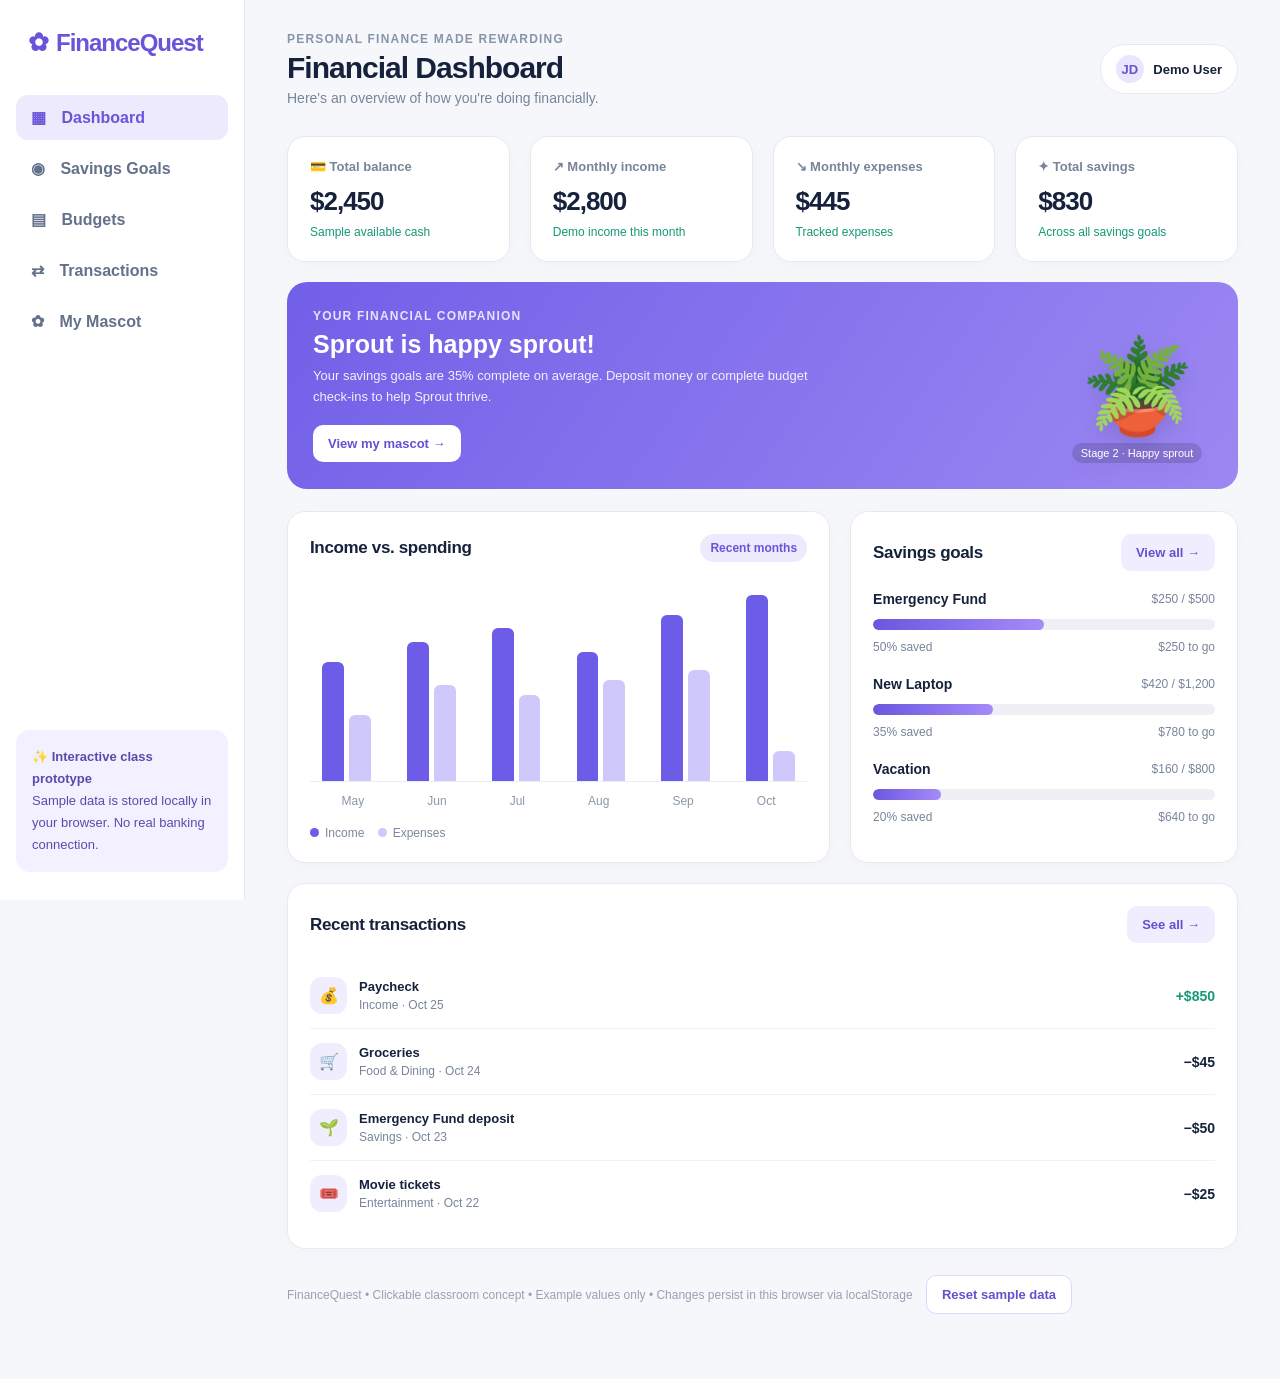
<file: financequest/preview.html>
<!doctype html>
<html lang="en"><head><meta charset="utf-8"><meta name="viewport" content="width=device-width,initial-scale=1"><title>FinanceQuest | Interactive Prototype</title>
<link rel="stylesheet" href="static/css/styles.css"></head><body><div class="app"><aside class="sidebar"><div class="brand"><span>✿</span>FinanceQuest</div><nav class="nav" id="nav"><button data-page="dashboard" class="active"><span>▦</span> Dashboard</button><button data-page="savings"><span>◉</span> Savings Goals</button><button data-page="budgets"><span>▤</span> Budgets</button><button data-page="transactions"><span>⇄</span> Transactions</button><button data-page="mascot"><span>✿</span> My Mascot</button></nav><div class="sidefoot">✨ <b>Interactive class prototype</b><br>Sample data is stored locally in your browser. No real banking connection.</div></aside><main class="content"><header class="top"><div><div class="eyebrow">Personal finance made rewarding</div><h1 id="title">Financial Dashboard</h1><p class="sub" id="subtitle">Here's an overview of how you're doing financially.</p></div><div class="profile"><i>JD</i> Demo User</div></header><div class="notice" id="notice"></div>
<section class="page active" id="dashboard"><div class="grid stats"><div class="card stat"><h4>💳 Total balance</h4><div class="num" id="stat-balance"></div><small>Sample available cash</small></div><div class="card stat"><h4>↗ Monthly income</h4><div class="num" id="stat-income"></div><small>Demo income this month</small></div><div class="card stat"><h4>↘ Monthly expenses</h4><div class="num" id="stat-expenses"></div><small>Tracked expenses</small></div><div class="card stat"><h4>✦ Total savings</h4><div class="num" id="stat-savings"></div><small>Across all savings goals</small></div></div><div class="space"></div><div class="hero"><div><div class="eyebrow" style="color:#e7e3ff">Your financial companion</div><h2 id="hero-title">Meet Sprout, your mascot!</h2><p id="hero-desc">Every savings deposit and smart budget decision helps your mascot thrive. Your progress is its progress.</p><button class="btn" style="background:white;color:#6451cf;margin-top:17px" data-goto="mascot">View my mascot →</button></div><div id="hero-mascot"></div></div><div class="grid two"><div class="card"><div class="cardhead"><h3>Income vs. spending</h3><span class="pill">Recent months</span></div><div class="bars" id="chart"></div><div class="axis"><span>May</span><span>Jun</span><span>Jul</span><span>Aug</span><span>Sep</span><span>Oct</span></div><div class="legend"><span class="dot" style="background:#6c5ce7"></span>Income &nbsp;&nbsp; <span class="dot" style="background:#cfc8fa"></span>Expenses</div></div><div class="card"><div class="cardhead"><h3>Savings goals</h3><button class="btn secondary" data-goto="savings">View all →</button></div><div id="dash-goals"></div></div></div><div class="space"></div><div class="card"><div class="cardhead"><h3>Recent transactions</h3><button class="btn secondary" data-goto="transactions">See all →</button></div><div id="dash-tx" class="txlist"></div></div></section>
<section class="page" id="savings"><div class="hero"><div><div class="eyebrow" style="color:#e7e3ff">Grow your future</div><h2>Turn savings into growth 🌱</h2><p>Choose a goal, enter a deposit, and watch your one mascot grow as your savings progress increases.</p></div><div id="savings-mascot"></div></div><div class="grid two"><div class="card"><div class="cardhead"><h3>My savings goals</h3><span class="pill" id="goal-count"></span></div><div id="savings-goals"></div></div><div class="card"><h3>Deposit into a goal</h3><p class="sectiondesc" style="margin:10px 0 20px">Try adding $50 to see your goal and mascot update.</p><div class="formrow"><select class="field wide" id="deposit-goal"></select><input class="field" type="number" min="1" step="1" id="deposit-amount" value="50" style="width:100px"><button class="btn" id="deposit-button">Add deposit</button></div><hr style="border:0;border-top:1px solid #eef0f4;margin:23px 0"><h3>Create a new goal</h3><p class="sectiondesc" style="margin:10px 0 18px">Create as many goals as you like.</p><div class="formrow"><input class="field wide" id="new-goal-name" placeholder="Goal name (e.g., Vacation)"><input class="field" type="number" min="1" id="new-goal-target" placeholder="Target $" style="width:115px"><button class="btn secondary" id="new-goal-button">Create</button></div></div></div></section>
<section class="page" id="budgets"><div class="grid stats"><div class="card stat"><h4>Monthly budget limit</h4><div class="num" id="budget-limit"></div><small>Across categories</small></div><div class="card stat"><h4>Monthly spent</h4><div class="num" id="budget-spent"></div><small>Recorded spending</small></div><div class="card stat"><h4>Remaining budget</h4><div class="num" id="budget-remain"></div><small>Before reaching limits</small></div><div class="card stat"><h4>Mascot budget XP</h4><div class="num" id="budget-xp"></div><small>Earned from budget check-ins</small></div></div><div class="space"></div><div class="grid two"><div class="card"><div class="cardhead"><h3>Budget by category</h3><span class="pill">October demo</span></div><div id="budget-list"></div></div><div class="card"><h3>Record an expense</h3><p class="sectiondesc" style="margin:10px 0 20px">Expenses automatically update the dashboard and transactions.</p><div class="formrow"><select class="field wide" id="expense-category"></select><input class="field" type="number" min="1" step="1" id="expense-amount" value="20" style="width:100px"><button class="btn" id="expense-button">Add expense</button></div><hr style="border:0;border-top:1px solid #eef0f4;margin:23px 0"><h3>Daily good-habit check-in</h3><p class="sectiondesc" style="margin:10px 0 17px">If you stayed within your spending plan today, check in to earn 10 mascot XP. One demo check-in per calendar day.</p><button class="btn secondary" id="checkin-button">✓ Stayed on budget today</button><p id="checkin-status" class="empty"></p></div></div></section>
<section class="page" id="transactions"><div class="card"><div class="cardhead"><h3>Transaction history</h3><div class="filter" id="filters"><button data-filter="all" class="active">All</button><button data-filter="income">Income</button><button data-filter="expense">Expenses</button><button data-filter="saving">Savings</button></div></div><div class="txlist" id="all-tx"></div></div></section>
<section class="page" id="mascot"><div class="grid two"><div class="card"><div class="cardhead"><h3>My companion</h3><span class="pill" id="mascot-level"></span></div><div class="stagebox"><div id="big-mascot"></div><h2 id="mascot-name-display">Sprout</h2><p class="sub" id="mascot-stage"></p></div><div class="space"></div><div class="goalrow"><strong>Growth from saving</strong><strong id="growth-percentage"></strong></div><div class="progress"><div class="fill greenfill" id="growth-bar"></div></div><div class="goalmeta"><span>Growth improves as you save</span><span id="xp-info"></span></div></div><div class="card"><h3>Customize your mascot</h3><p class="sectiondesc" style="margin:10px 0 20px">Your group can expand customization during implementation.</p><label for="mascot-name" class="empty">Mascot name</label><div class="formrow" style="margin-top:8px"><input class="field wide" id="mascot-name" maxlength="20" placeholder="Sprout"><button class="btn" id="name-button">Save name</button></div><hr style="border:0;border-top:1px solid #eef0f4;margin:23px 0"><h3>Milestones & achievements</h3><div class="space"></div><div class="achievements" id="achievements"></div></div></div><div class="space"></div><div class="card"><div class="cardhead"><h3>How mascot growth works</h3><span class="pill">Prototype rules</span></div><p class="sub" style="line-height:1.9">This is one customizable mascot. Its <b>growth stage</b> is tied to the total percentage saved toward all goals, while <b>budget XP</b> rewards daily responsible-spending check-ins. Spending money does not instantly shrink your mascot. This gives your team a simple, positive approach to gamification to demonstrate to your professor.</p></div></section>
<footer>FinanceQuest • Clickable classroom concept • Example values only • Changes persist in this browser via localStorage <button class="btn ghost" style="margin-left:10px" id="reset-button">Reset sample data</button></footer></main></div>
<script src="static/js/app.js"></script></body></html>
</file>
<file: financequest/static/css/styles.css>
/* FinanceQuest original prototype styles, extracted for team development. */

:root {
    --bg: #f5f7fb;
    --ink: #16213c;
    --muted: #78849a;
    --line: #e5eaf1;
    --violet: #6855d9;
    --green: #159875;
    --red: #d85f69;
    --card: #fff
}

* {
    box-sizing: border-box
}

body {
    margin: 0;
    font-family: Inter, ui-sans-serif, -apple-system, BlinkMacSystemFont, "Segoe UI", sans-serif;
    background: var(--bg);
    color: var(--ink)
}

button,
input,
select {
    font: inherit
}

button {
    cursor: pointer
}

.app {
    display: flex;
    min-height: 100vh
}

.sidebar {
    width: 245px;
    background: white;
    border-right: 1px solid var(--line);
    padding: 28px 16px;
    position: sticky;
    top: 0;
    height: 100vh;
    flex-shrink: 0;
    display: flex;
    flex-direction: column
}

.brand {
    font-size: 24px;
    font-weight: 850;
    letter-spacing: -1px;
    margin: 0 12px 38px;
    color: var(--violet)
}

.brand span {
    font-size: 25px;
    margin-right: 8px
}

.nav {
    display: grid;
    gap: 6px
}

.nav button {
    border: 0;
    background: transparent;
    color: #64718b;
    text-align: left;
    padding: 13px 15px;
    border-radius: 12px;
    font-weight: 650
}

.nav button.active {
    background: #edeafd;
    color: var(--violet)
}

.nav button:hover {
    background: #f4f2ff
}

.nav button span {
    margin-right: 11px
}

.sidefoot {
    margin-top: auto;
    background: #f3f0ff;
    border-radius: 14px;
    padding: 16px;
    color: #5c4aab;
    font-size: 13px;
    line-height: 1.7
}

.content {
    max-width: 1340px;
    width: 100%;
    margin: auto;
    padding: 32px 42px 65px
}

.top {
    display: flex;
    justify-content: space-between;
    gap: 12px;
    align-items: center;
    margin-bottom: 30px
}

.eyebrow {
    color: #8895a9;
    font-size: 12px;
    font-weight: 750;
    letter-spacing: .1em;
    text-transform: uppercase
}

.top h1 {
    font-size: 30px;
    letter-spacing: -1px;
    margin: 5px 0
}

.sub {
    color: var(--muted);
    margin: 5px 0 0;
    font-size: 14px
}

.profile {
    background: white;
    border: 1px solid var(--line);
    border-radius: 40px;
    padding: 10px 15px;
    font-size: 13px;
    font-weight: 700
}

.profile i {
    display: inline-flex;
    background: #ece5ff;
    color: #6554cf;
    border-radius: 50%;
    width: 28px;
    height: 28px;
    align-items: center;
    justify-content: center;
    font-style: normal;
    margin-right: 6px
}

.grid {
    display: grid;
    gap: 20px
}

.stats {
    grid-template-columns: repeat(4, minmax(0, 1fr))
}

.two {
    grid-template-columns: 1.4fr 1fr
}

.half {
    grid-template-columns: 1fr 1fr
}

.card {
    background: white;
    border: 1px solid var(--line);
    border-radius: 18px;
    padding: 22px;
    box-shadow: 0 3px 20px rgba(35, 47, 76, .025)
}

.stat h4 {
    margin: 0 0 12px;
    font-size: 13px;
    color: var(--muted);
    font-weight: 650
}

.stat .num {
    font-size: 26px;
    font-weight: 850;
    letter-spacing: -1px
}

.stat small {
    display: block;
    margin-top: 8px;
    color: var(--green);
    font-size: 12px
}

.cardhead {
    display: flex;
    justify-content: space-between;
    align-items: center;
    gap: 10px;
    margin-bottom: 20px
}

.cardhead h3,
.card h3 {
    margin: 0;
    font-size: 17px;
    letter-spacing: -.35px
}

.pill {
    font-size: 12px;
    color: var(--violet);
    background: #eeeafd;
    padding: 7px 10px;
    border-radius: 30px;
    font-weight: 700
}

.bars {
    height: 200px;
    display: flex;
    align-items: end;
    gap: 12px;
    border-bottom: 1px solid #e9edf4;
    padding-bottom: 0
}

.barpair {
    flex: 1;
    height: 100%;
    display: flex;
    align-items: end;
    justify-content: center;
    gap: 5px
}

.bar {
    width: 30%;
    border-radius: 6px 6px 0 0;
    min-height: 3px
}

.b1 {
    background: #6c5ce7
}

.b2 {
    background: #cfc8fa
}

.axis {
    display: flex;
    justify-content: space-around;
    color: #8b97a9;
    font-size: 12px;
    margin-top: 12px
}

.legend {
    font-size: 12px;
    color: #7b879c;
    margin-top: 18px
}

.dot {
    display: inline-block;
    width: 9px;
    height: 9px;
    border-radius: 100%;
    margin-right: 6px
}

.goalrow,
.budgetrow,
.transaction {
    display: flex;
    justify-content: space-between;
    align-items: center;
    gap: 12px
}

.goalrow {
    margin-bottom: 12px
}

.goalrow strong {
    font-size: 14px
}

.goalrow small {
    color: var(--muted);
    font-size: 12px
}

.progress {
    height: 11px;
    border-radius: 10px;
    background: #eef0f5;
    overflow: hidden;
    margin: 10px 0
}

.fill {
    height: 100%;
    border-radius: 10px;
    background: linear-gradient(90deg, #6b57df, #a58bf9);
    transition: width .35s
}

.greenfill {
    background: linear-gradient(90deg, #159875, #56cba5)
}

.goalcard {
    margin-bottom: 22px
}

.goalcard:last-child {
    margin-bottom: 0
}

.goalmeta {
    font-size: 12px;
    color: var(--muted);
    display: flex;
    justify-content: space-between
}

.btn {
    border: 0;
    border-radius: 10px;
    background: var(--violet);
    color: white;
    padding: 11px 15px;
    font-weight: 700;
    font-size: 13px
}

.btn:hover {
    filter: brightness(.95)
}

.btn.secondary {
    background: #f0edff;
    color: #6551cc
}

.btn.ghost {
    background: white;
    color: #6551cc;
    border: 1px solid #ddd8fa
}

.btn:disabled {
    opacity: .5;
    cursor: not-allowed
}

.txlist {
    display: grid
}

.transaction {
    padding: 14px 0;
    border-bottom: 1px solid #f0f2f7
}

.transaction:last-child {
    border-bottom: 0
}

.txicon {
    width: 37px;
    height: 37px;
    border-radius: 12px;
    background: #f0edff;
    display: flex;
    align-items: center;
    justify-content: center;
    margin-right: 12px
}

.txlabel {
    display: flex;
    align-items: center
}

.txlabel strong {
    display: block;
    font-size: 13px
}

.txlabel small {
    display: block;
    font-size: 12px;
    color: var(--muted);
    margin-top: 4px
}

.txamount {
    font-weight: 800;
    font-size: 14px
}

.positive {
    color: var(--green)
}

.hero {
    background: linear-gradient(125deg, #7160e8, #9c88f2);
    border-radius: 20px;
    color: white;
    padding: 26px;
    display: flex;
    justify-content: space-between;
    align-items: center;
    gap: 12px;
    min-height: 165px;
    margin-bottom: 22px
}

.hero h2 {
    margin: 7px 0;
    font-size: 25px
}

.hero p {
    margin: 0;
    opacity: .9;
    line-height: 1.6;
    font-size: 13px;
    max-width: 510px
}

.mascot {
    position: relative;
    width: 150px;
    height: 155px;
    flex-shrink: 0;
    display: flex;
    align-items: center;
    justify-content: center;
    filter: drop-shadow(0 9px 9px rgba(0, 0, 0, .1))
}

.mascot .plant {
    font-size: 92px;
    line-height: 1
}

.mascot .face {
    position: absolute;
    bottom: 41px;
    font-size: 23px;
    color: #193e30;
    left: 50%;
    transform: translateX(-50%);
    letter-spacing: 7px;
    white-space: nowrap
}

.mascot .stage {
    position: absolute;
    bottom: 0;
    font-size: 11px;
    color: #fff;
    background: rgba(0, 0, 0, .14);
    border-radius: 20px;
    padding: 4px 9px;
    white-space: nowrap
}

.empty {
    color: var(--muted);
    font-size: 13px
}

.page {
    display: none
}

.page.active {
    display: block
}

.space {
    height: 20px
}

.sectiondesc {
    margin-top: -9px;
    color: var(--muted);
    font-size: 13px;
    margin-bottom: 20px
}

.controls {
    display: flex;
    gap: 8px;
    flex-wrap: wrap;
    align-items: center
}

.field {
    border: 1px solid #dfe5ef;
    background: white;
    border-radius: 10px;
    padding: 11px 13px;
    min-width: 100px;
    max-width: 100%;
    outline-color: var(--violet)
}

.field.wide {
    flex: 1
}

.formrow {
    display: flex;
    align-items: center;
    gap: 8px;
    flex-wrap: wrap
}

.notice {
    padding: 12px 16px;
    border-radius: 11px;
    background: #ecfaf3;
    color: #13855e;
    font-size: 13px;
    margin: 0 0 18px;
    display: none
}

.stagebox {
    text-align: center;
    background: #faf9ff;
    border: 1px solid #eeebff;
    border-radius: 17px;
    padding: 15px
}

.stagebox .mascot {
    margin: auto;
    transform: scale(1.15)
}

.achievements {
    display: grid;
    grid-template-columns: repeat(3, minmax(0, 1fr));
    gap: 12px
}

.achievement {
    text-align: center;
    padding: 18px 8px;
    background: #f8f8fc;
    border-radius: 12px;
    font-size: 12px;
    color: #68738d
}

.achievement .emoji {
    display: block;
    font-size: 27px;
    margin-bottom: 8px
}

.achievement.done {
    background: #f1fbf6;
    color: #128263
}

.filter {
    display: flex;
    gap: 8px
}

.filter button {
    border: 1px solid #e7e8ee;
    background: white;
    border-radius: 9px;
    padding: 9px 13px;
    font-weight: 650;
    color: #6e7890
}

.filter button.active {
    background: #eeeafd;
    color: #6551cc;
    border-color: #eeeafd
}

footer {
    font-size: 12px;
    color: #98a1b0;
    margin-top: 26px
}

.mobilemenu {
    display: none
}

@media(max-width:1060px) {
    .stats {
        grid-template-columns: repeat(2, minmax(0, 1fr))
    }

    .two {
        grid-template-columns: 1fr
    }

    .content {
        padding: 25px
    }
}

@media(max-width:670px) {
    .sidebar {
        width: 74px;
        padding: 19px 8px
    }

    .brand {
        font-size: 0;
        margin: 4px 10px 25px
    }

    .brand span {
        font-size: 30px
    }

    .nav button {
        font-size: 0;
        text-align: center;
        padding: 13px 7px
    }

    .nav button span {
        font-size: 21px;
        margin: 0
    }

    .sidefoot {
        display: none
    }

    .content {
        padding: 17px 14px 40px
    }

    .top h1 {
        font-size: 23px
    }

    .profile {
        display: none
    }

    .stats,
    .half {
        grid-template-columns: 1fr
    }

    .stat .num {
        font-size: 23px
    }

    .hero {
        padding: 20px
    }

    .hero h2 {
        font-size: 21px
    }

    .hero .mascot {
        width: 100px;
        transform: scale(.8);
        margin: -20px
    }

    .achievements {
        grid-template-columns: repeat(2, minmax(0, 1fr))
    }
}
</file>
